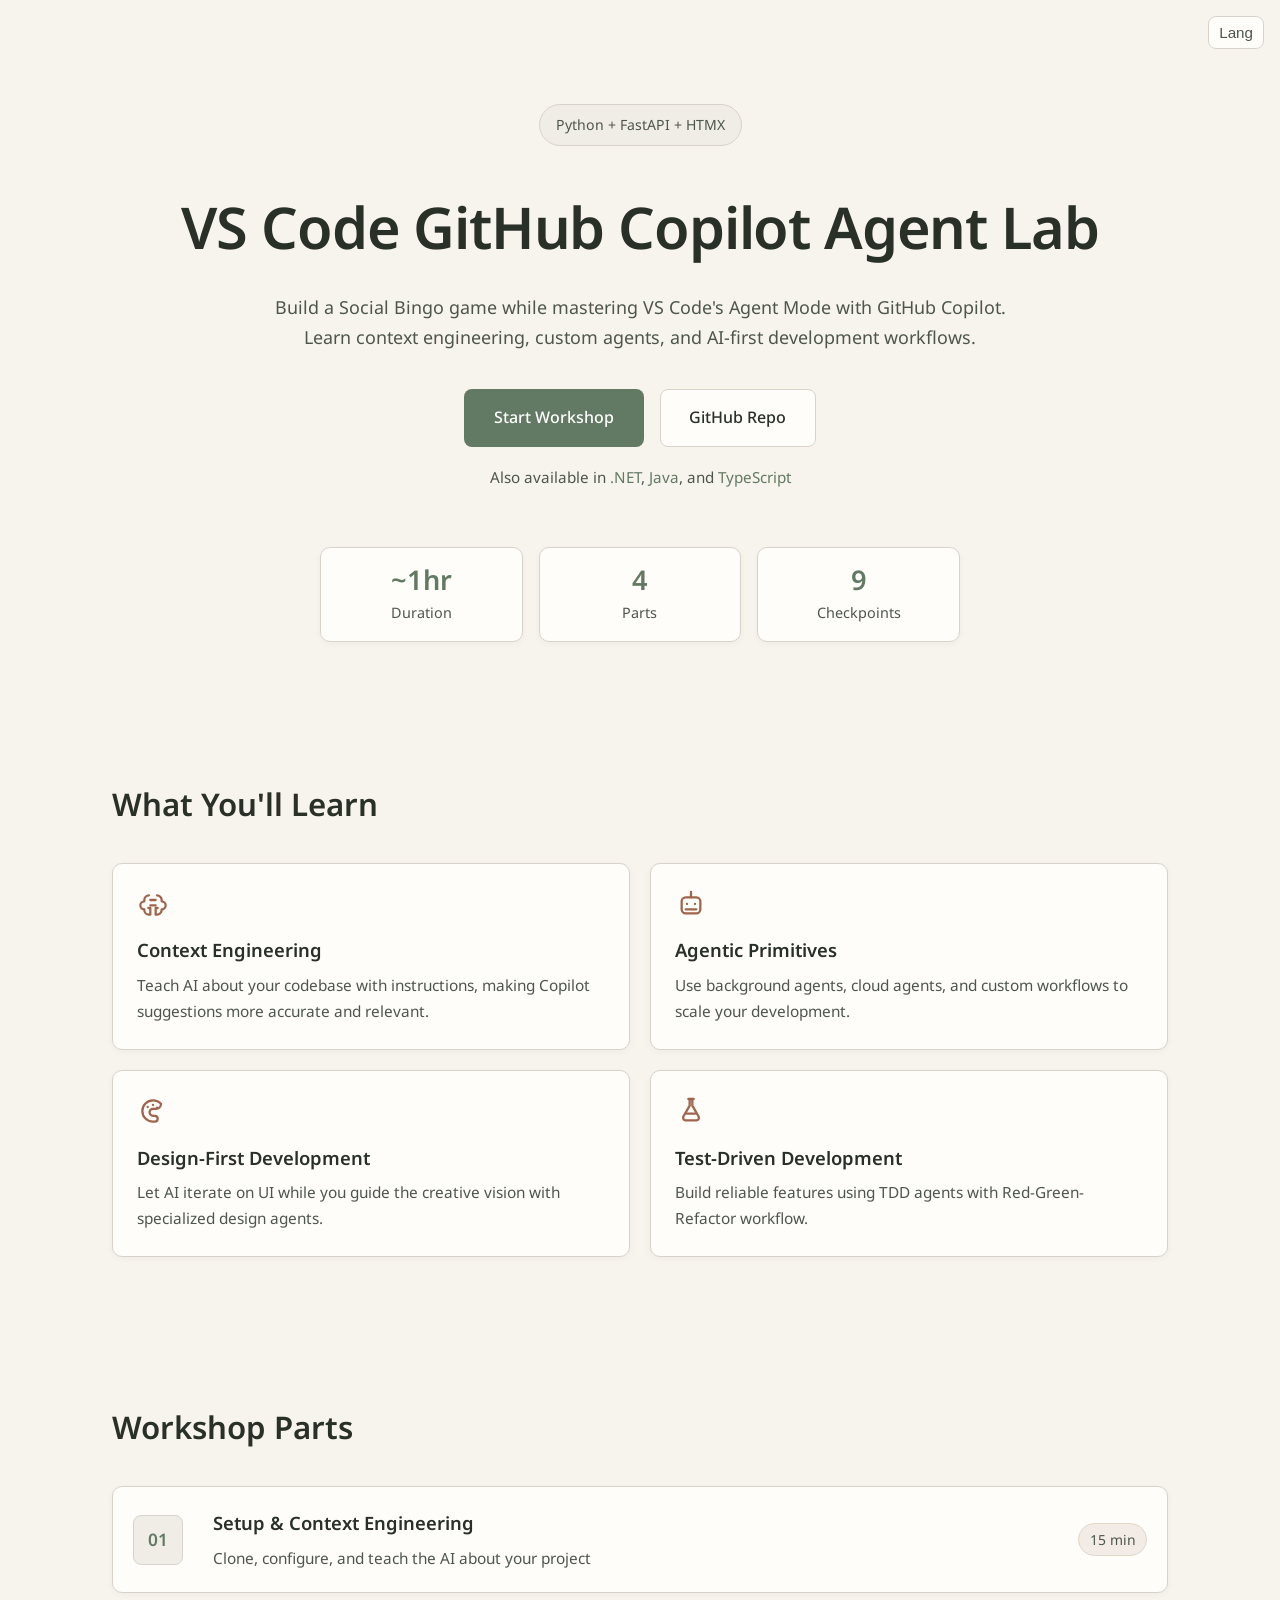
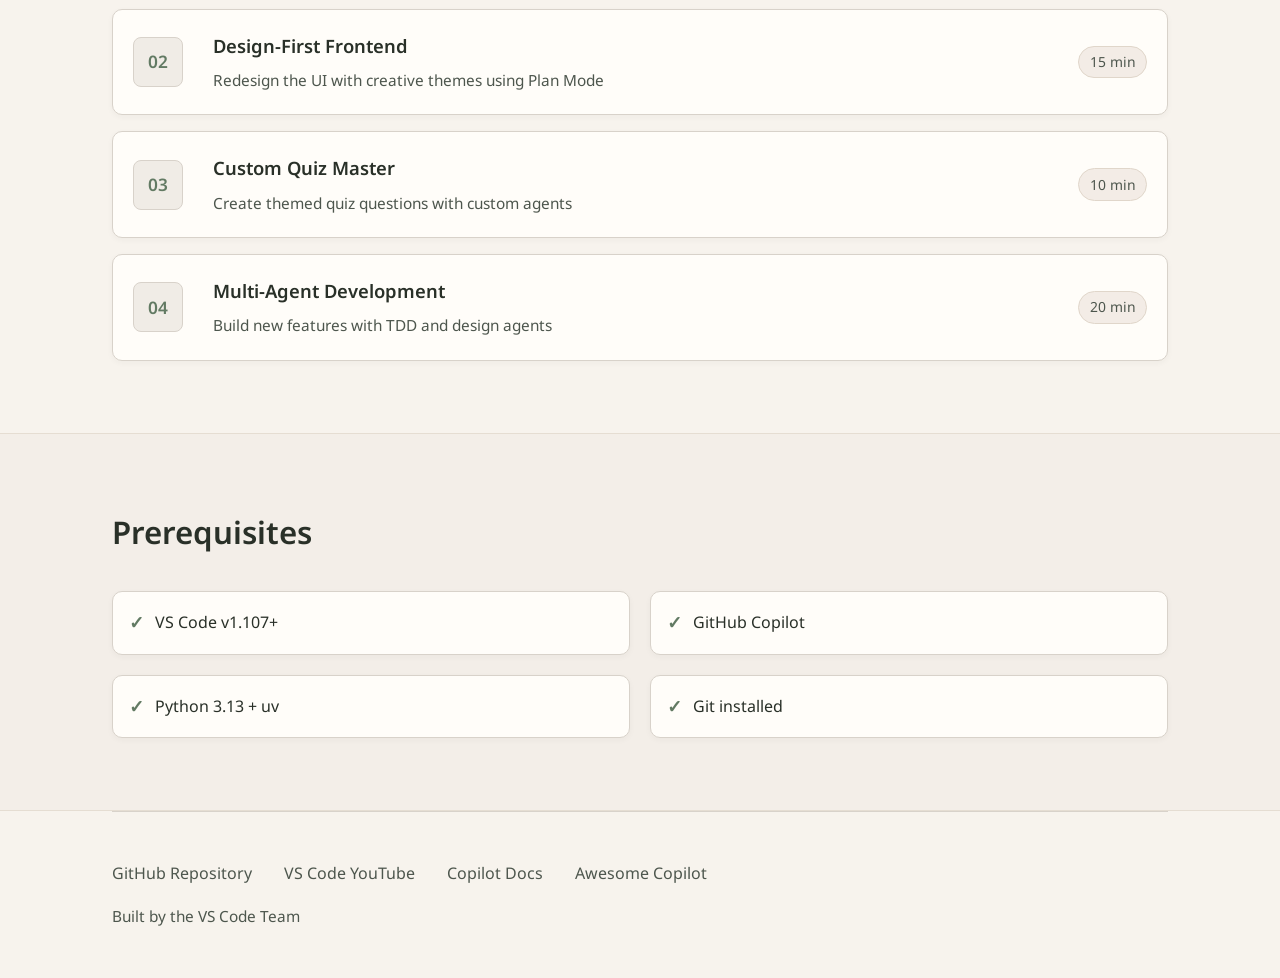
<file: docs/index.html>
<!DOCTYPE html>
<html lang="en">
<head>
    <!-- Google tag (gtag.js) -->
    <script async src="https://www.googletagmanager.com/gtag/js?id=G-LSC44NDPLQ"></script>
    <script>
      window.dataLayer = window.dataLayer || [];
      function gtag(){dataLayer.push(arguments);}
      gtag('js', new Date());
      gtag('config', 'G-LSC44NDPLQ');
    </script>
    <meta charset="UTF-8">
    <meta name="viewport" content="width=device-width, initial-scale=1.0">
    <title>VS Code GitHub Copilot Agent Lab | Python Edition</title>
    <link rel="preconnect" href="https://fonts.googleapis.com">
    <link rel="preconnect" href="https://fonts.gstatic.com" crossorigin>
    <link href="https://fonts.googleapis.com/css2?family=Noto+Sans:wght@400;500;600&display=swap" rel="stylesheet">
    <link rel="alternate" hreflang="en" href="https://copilot-dev-days.github.io/agent-lab-python/">
    <link rel="alternate" hreflang="pt-BR" href="https://copilot-dev-days.github.io/agent-lab-python/pt_BR/">
    <link rel="alternate" hreflang="es" href="https://copilot-dev-days.github.io/agent-lab-python/es/">
    <link rel="alternate" hreflang="x-default" href="https://copilot-dev-days.github.io/agent-lab-python/">
    <link rel="stylesheet" href="styles.css">
</head>
<body>
    <div style="position:fixed;top:1rem;right:1rem;z-index:1000;display:flex;gap:0.5rem;align-items:center;">
        <div class="locale-picker" id="localePicker">
            <button type="button" class="locale-toggle" aria-haspopup="listbox" aria-expanded="false" aria-label="Select language">Lang</button>
            <ul role="listbox" aria-label="Language">
                <li role="option" data-locale="en" aria-selected="true" class="active">English</li>
                <li role="option" data-locale="es" aria-selected="false">Español</li>
                <li role="option" data-locale="pt-BR" aria-selected="false">Português (Brasil)</li>
            </ul>
        </div>
    </div>
    <div class="container">
        <!-- Hero -->
        <section class="hero">
            <span class="hero-badge">Python + FastAPI + HTMX</span>
            <h1>VS Code GitHub Copilot Agent Lab</h1>
            <p class="hero-subtitle">
                Build a Social Bingo game while mastering VS Code's Agent Mode with GitHub Copilot. 
                Learn context engineering, custom agents, and AI-first development workflows.
            </p>
            <div class="hero-cta">
                <a href="step.html?step=00-overview" class="btn btn-primary">
                    Start Workshop
                </a>
                <a href="https://github.com/copilot-dev-days/agent-lab-python" class="btn btn-secondary">
                    GitHub Repo
                </a>
            </div>
            <p class="hero-also">Also available in <a href="https://copilot-dev-days.github.io/agent-lab-dotnet/">.NET</a>, <a href="https://copilot-dev-days.github.io/agent-lab-java/">Java</a>, and <a href="https://copilot-dev-days.github.io/agent-lab-typescript/">TypeScript</a></p>
            <div class="stats">
                <div class="stat">
                    <div class="stat-value">~1hr</div>
                    <div class="stat-label">Duration</div>
                </div>
                <div class="stat">
                    <div class="stat-value">4</div>
                    <div class="stat-label">Parts</div>
                </div>
                <div class="stat">
                    <div class="stat-value">9</div>
                    <div class="stat-label">Checkpoints</div>
                </div>
            </div>
        </section>

        <!-- Features -->
        <section class="features">
            <h2 class="section-title">What You'll Learn</h2>
            <div class="features-grid">
                <div class="feature-card">
                    <div class="feature-icon" aria-hidden="true"><svg viewBox="0 0 24 24"><path d="M9 5.5a3.5 3.5 0 0 0-3.5 3.5V10a3 3 0 0 0 0 6v.5A3.5 3.5 0 0 0 9 20h1v-5H8.5M15 5.5A3.5 3.5 0 0 1 18.5 9V10a3 3 0 0 1 0 6v.5A3.5 3.5 0 0 1 15 20h-1v-5h1.5M10 9h4M10 13h4"/></svg></div>
                    <h3>Context Engineering</h3>
                    <p>Teach AI about your codebase with instructions, making Copilot suggestions more accurate and relevant.</p>
                </div>
                <div class="feature-card">
                    <div class="feature-icon" aria-hidden="true"><svg viewBox="0 0 24 24"><rect x="5" y="7" width="14" height="12" rx="3"/><path d="M12 3v4M9 12h.01M15 12h.01M8 16h8"/></svg></div>
                    <h3>Agentic Primitives</h3>
                    <p>Use background agents, cloud agents, and custom workflows to scale your development.</p>
                </div>
                <div class="feature-card">
                    <div class="feature-icon" aria-hidden="true"><svg viewBox="0 0 24 24"><path d="M12 4a8 8 0 1 0 0 16h1.3a2.2 2.2 0 0 0 0-4.4H12a2.6 2.6 0 0 1 0-5.2h2.2A3.8 3.8 0 0 0 18 6.6 8.1 8.1 0 0 0 12 4Z"/><path d="M8 9h.01M12 7.5h.01M15 9.5h.01"/></svg></div>
                    <h3>Design-First Development</h3>
                    <p>Let AI iterate on UI while you guide the creative vision with specialized design agents.</p>
                </div>
                <div class="feature-card">
                    <div class="feature-icon" aria-hidden="true"><svg viewBox="0 0 24 24"><path d="M10 3h4M11 3v5l-4.8 8.3A2 2 0 0 0 7.9 19h8.2a2 2 0 0 0 1.7-2.7L13 8V3"/><path d="M9 14h6"/></svg></div>
                    <h3>Test-Driven Development</h3>
                    <p>Build reliable features using TDD agents with Red-Green-Refactor workflow.</p>
                </div>
            </div>
        </section>

        <!-- Workshop Parts -->
        <section class="workshop">
            <h2 class="section-title">Workshop Parts</h2>
            <div class="parts-list">
                <a href="step.html?step=01-setup" class="part-card">
                    <div class="part-number">01</div>
                    <div class="part-content">
                        <h3>Setup & Context Engineering</h3>
                        <p>Clone, configure, and teach the AI about your project</p>
                    </div>
                    <span class="part-time">15 min</span>
                </a>
                <a href="step.html?step=02-design" class="part-card">
                    <div class="part-number">02</div>
                    <div class="part-content">
                        <h3>Design-First Frontend</h3>
                        <p>Redesign the UI with creative themes using Plan Mode</p>
                    </div>
                    <span class="part-time">15 min</span>
                </a>
                <a href="step.html?step=03-quiz-master" class="part-card">
                    <div class="part-number">03</div>
                    <div class="part-content">
                        <h3>Custom Quiz Master</h3>
                        <p>Create themed quiz questions with custom agents</p>
                    </div>
                    <span class="part-time">10 min</span>
                </a>
                <a href="step.html?step=04-multi-agent" class="part-card">
                    <div class="part-number">04</div>
                    <div class="part-content">
                        <h3>Multi-Agent Development</h3>
                        <p>Build new features with TDD and design agents</p>
                    </div>
                    <span class="part-time">20 min</span>
                </a>
            </div>
        </section>
    </div>

    <!-- Prerequisites -->
    <section class="prereqs">
        <div class="container">
            <h2 class="section-title">Prerequisites</h2>
            <div class="prereqs-grid">
                <div class="prereq-item">
                    <span class="prereq-check">✓</span>
                    <span>VS Code v1.107+</span>
                </div>
                <div class="prereq-item">
                    <span class="prereq-check">✓</span>
                    <span>GitHub Copilot</span>
                </div>
                <div class="prereq-item">
                    <span class="prereq-check">✓</span>
                    <span>Python 3.13 + uv</span>
                </div>
                <div class="prereq-item">
                    <span class="prereq-check">✓</span>
                    <span>Git installed</span>
                </div>
            </div>
        </div>
    </section>

    <div class="container">
        <!-- Footer -->
        <footer>
            <div class="footer-links">
                <a href="https://github.com/copilot-dev-days/agent-lab-python">GitHub Repository</a>
                <a href="https://www.youtube.com/code">VS Code YouTube</a>
                <a href="https://code.visualstudio.com/docs/copilot/overview">Copilot Docs</a>
                <a href="https://github.com/github/awesome-copilot">Awesome Copilot</a>
            </div>
            <p class="footer-credit">
                Built by the VS Code Team
            </p>
        </footer>
    </div>

    <script>
    (function(){
      var match=location.pathname.match(/\/(pt_BR|es)\//);
      var locale=match?match[1]:'en';
      var picker=document.getElementById('localePicker');
      if(!picker)return;
      var btn=picker.querySelector('.locale-toggle'),list=picker.querySelector('ul');
      list.querySelectorAll('li').forEach(function(li){
        var l=li.dataset.locale==='pt-BR'?'pt_BR':li.dataset.locale;
        if(l===locale){li.classList.add('active');li.setAttribute('aria-selected','true');}
        else{li.classList.remove('active');li.setAttribute('aria-selected','false');}
      });
      function open(){list.style.display='block';btn.setAttribute('aria-expanded','true');}
      function close(){list.style.display='none';btn.setAttribute('aria-expanded','false');}
      btn.addEventListener('click',function(e){e.stopPropagation();list.style.display==='block'?close():open();});
      document.addEventListener('click',close);
      document.addEventListener('keydown',function(e){if(e.key==='Escape')close();});
      list.querySelectorAll('li').forEach(function(li){
        li.addEventListener('click',function(e){
          e.stopPropagation();
          var t=li.dataset.locale==='pt-BR'?'pt_BR':li.dataset.locale;
          if(t===locale){close();return;}
          var p=location.pathname;
          if(locale!=='en')p=p.replace(new RegExp('/'+locale+'/'),'/');;
          if(t!=='en'){var base=p.replace(/\/index\.html$/,'/');if(!base.endsWith('/'))base+='/';p=base+t+'/';}
          localStorage.setItem('preferred-locale',t);
          window.location.href=p;
        });
      });
    })();
    </script>
</body>
</html>
</file>
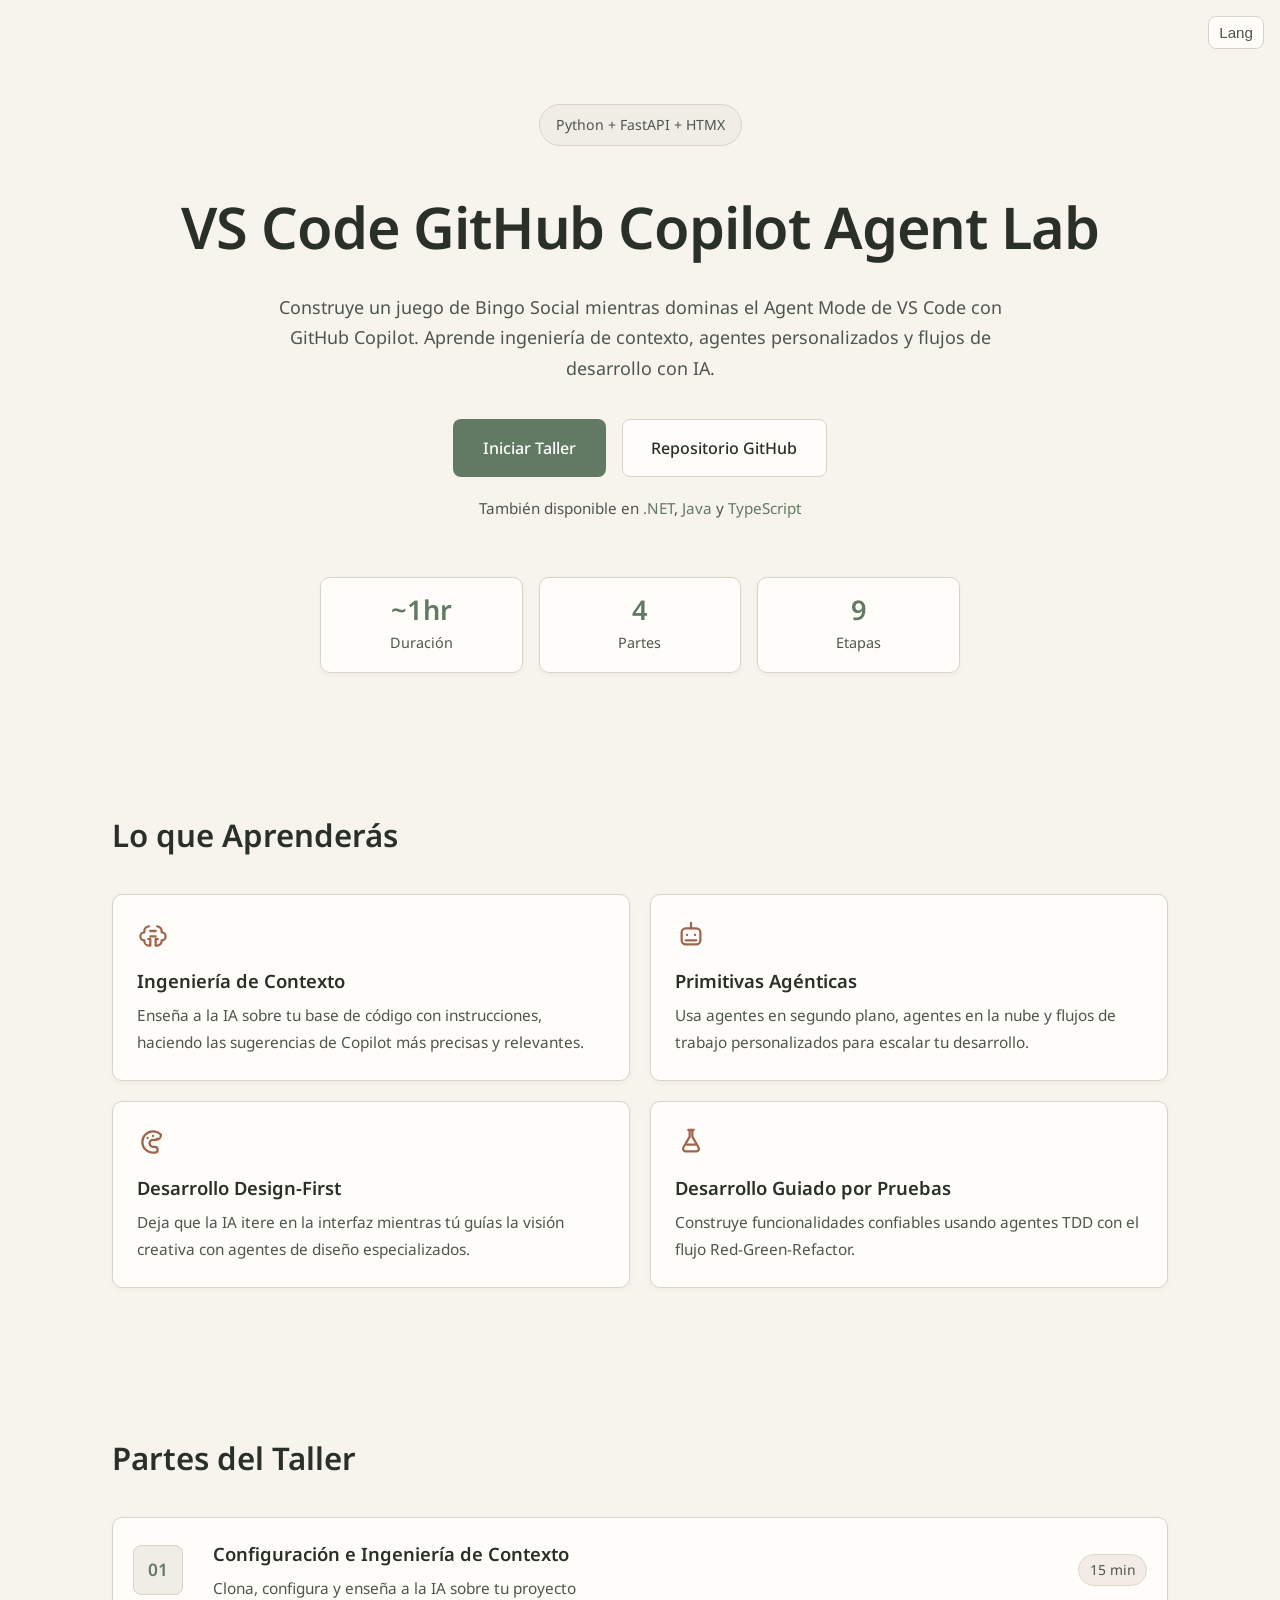
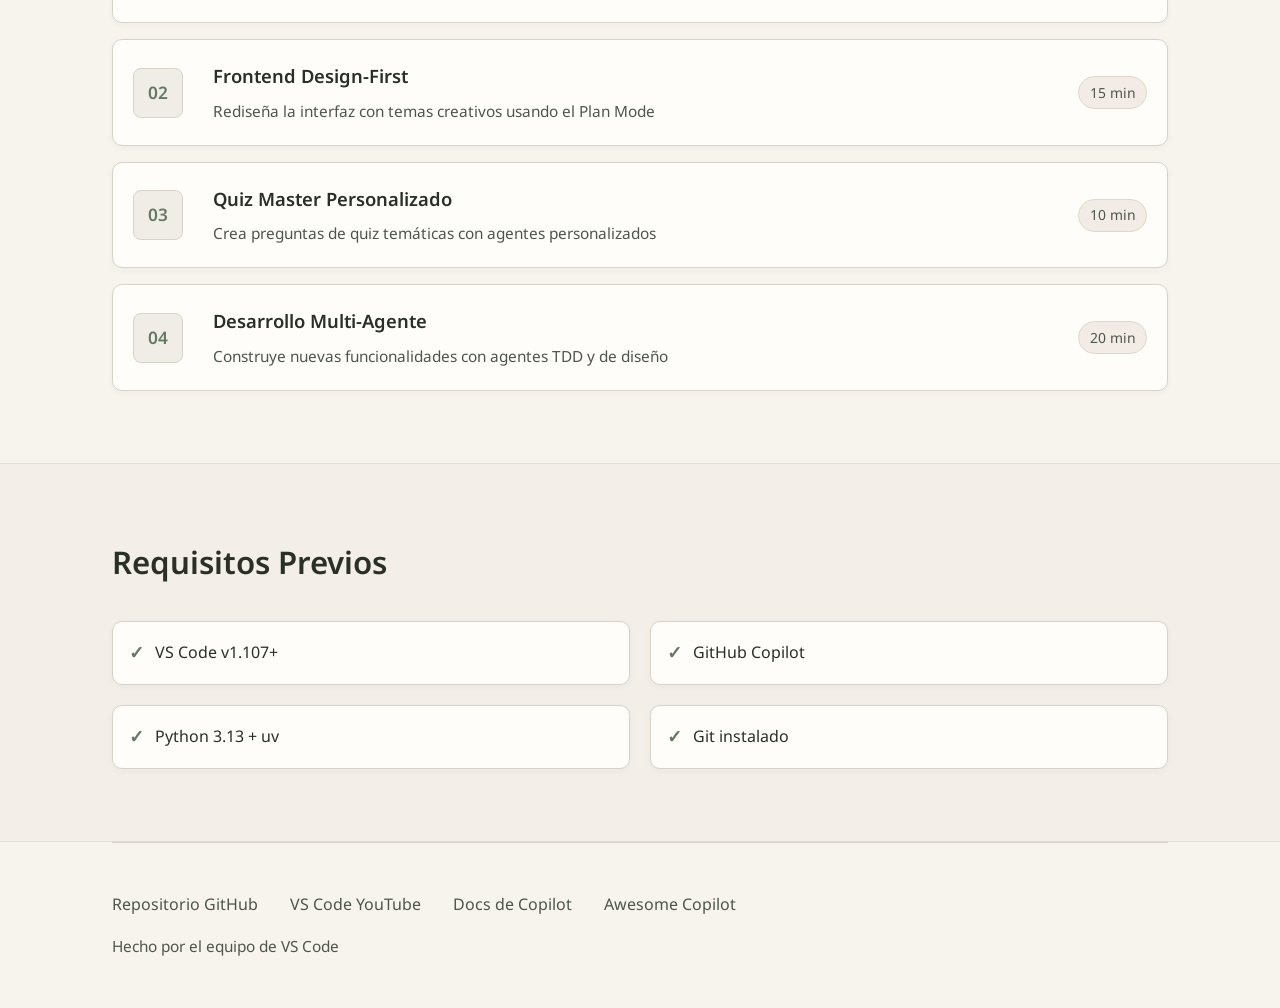
<file: docs/es/index.html>
<!DOCTYPE html>
<html lang="es">
<head>
    <!-- Google tag (gtag.js) -->
    <script async src="https://www.googletagmanager.com/gtag/js?id=G-LSC44NDPLQ"></script>
    <script>
      window.dataLayer = window.dataLayer || [];
      function gtag(){dataLayer.push(arguments);}
      gtag('js', new Date());
      gtag('config', 'G-LSC44NDPLQ');
    </script>
    <meta charset="UTF-8">
    <meta name="viewport" content="width=device-width, initial-scale=1.0">
    <title>VS Code GitHub Copilot Agent Lab | Edición Python</title>
    <link rel="preconnect" href="https://fonts.googleapis.com">
    <link rel="preconnect" href="https://fonts.gstatic.com" crossorigin>
    <link href="https://fonts.googleapis.com/css2?family=Noto+Sans:wght@400;500;600&display=swap" rel="stylesheet">
    <link rel="alternate" hreflang="en" href="https://copilot-dev-days.github.io/agent-lab-python/">
    <link rel="alternate" hreflang="pt-BR" href="https://copilot-dev-days.github.io/agent-lab-python/pt_BR/">
    <link rel="alternate" hreflang="es" href="https://copilot-dev-days.github.io/agent-lab-python/es/">
    <link rel="alternate" hreflang="x-default" href="https://copilot-dev-days.github.io/agent-lab-python/">
    <link rel="stylesheet" href="../styles.css">
</head>
<body>
    <div style="position:fixed;top:1rem;right:1rem;z-index:1000;display:flex;gap:0.5rem;align-items:center;">
        <div class="locale-picker" id="localePicker">
            <button type="button" class="locale-toggle" aria-haspopup="listbox" aria-expanded="false" aria-label="Seleccionar idioma">Lang</button>
            <ul role="listbox" aria-label="Idioma">
                <li role="option" data-locale="en" aria-selected="false">English</li>
                <li role="option" data-locale="es" aria-selected="true" class="active">Español</li>
                <li role="option" data-locale="pt-BR" aria-selected="false">Português (Brasil)</li>
            </ul>
        </div>
    </div>
    <div class="container">
        <!-- Hero -->
        <section class="hero">
            <span class="hero-badge">Python + FastAPI + HTMX</span>
            <h1>VS Code GitHub Copilot Agent Lab</h1>
            <p class="hero-subtitle">
                Construye un juego de Bingo Social mientras dominas el Agent Mode de VS Code con GitHub Copilot.
                Aprende ingeniería de contexto, agentes personalizados y flujos de desarrollo con IA.
            </p>
            <div class="hero-cta">
                <a href="step.html?step=00-overview" class="btn btn-primary">
                    Iniciar Taller
                </a>
                <a href="https://github.com/copilot-dev-days/agent-lab-python" class="btn btn-secondary">
                    Repositorio GitHub
                </a>
            </div>
            <p class="hero-also">También disponible en <a href="https://copilot-dev-days.github.io/agent-lab-dotnet/">.NET</a>, <a href="https://copilot-dev-days.github.io/agent-lab-java/">Java</a> y <a href="https://copilot-dev-days.github.io/agent-lab-typescript/">TypeScript</a></p>
            <div class="stats">
                <div class="stat">
                    <div class="stat-value">~1hr</div>
                    <div class="stat-label">Duración</div>
                </div>
                <div class="stat">
                    <div class="stat-value">4</div>
                    <div class="stat-label">Partes</div>
                </div>
                <div class="stat">
                    <div class="stat-value">9</div>
                    <div class="stat-label">Etapas</div>
                </div>
            </div>
        </section>

        <!-- Features -->
        <section class="features">
            <h2 class="section-title">Lo que Aprenderás</h2>
            <div class="features-grid">
                <div class="feature-card">
                    <div class="feature-icon" aria-hidden="true"><svg viewBox="0 0 24 24"><path d="M9 5.5a3.5 3.5 0 0 0-3.5 3.5V10a3 3 0 0 0 0 6v.5A3.5 3.5 0 0 0 9 20h1v-5H8.5M15 5.5A3.5 3.5 0 0 1 18.5 9V10a3 3 0 0 1 0 6v.5A3.5 3.5 0 0 1 15 20h-1v-5h1.5M10 9h4M10 13h4"/></svg></div>
                    <h3>Ingeniería de Contexto</h3>
                    <p>Enseña a la IA sobre tu base de código con instrucciones, haciendo las sugerencias de Copilot más precisas y relevantes.</p>
                </div>
                <div class="feature-card">
                    <div class="feature-icon" aria-hidden="true"><svg viewBox="0 0 24 24"><rect x="5" y="7" width="14" height="12" rx="3"/><path d="M12 3v4M9 12h.01M15 12h.01M8 16h8"/></svg></div>
                    <h3>Primitivas Agénticas</h3>
                    <p>Usa agentes en segundo plano, agentes en la nube y flujos de trabajo personalizados para escalar tu desarrollo.</p>
                </div>
                <div class="feature-card">
                    <div class="feature-icon" aria-hidden="true"><svg viewBox="0 0 24 24"><path d="M12 4a8 8 0 1 0 0 16h1.3a2.2 2.2 0 0 0 0-4.4H12a2.6 2.6 0 0 1 0-5.2h2.2A3.8 3.8 0 0 0 18 6.6 8.1 8.1 0 0 0 12 4Z"/><path d="M8 9h.01M12 7.5h.01M15 9.5h.01"/></svg></div>
                    <h3>Desarrollo Design-First</h3>
                    <p>Deja que la IA itere en la interfaz mientras tú guías la visión creativa con agentes de diseño especializados.</p>
                </div>
                <div class="feature-card">
                    <div class="feature-icon" aria-hidden="true"><svg viewBox="0 0 24 24"><path d="M10 3h4M11 3v5l-4.8 8.3A2 2 0 0 0 7.9 19h8.2a2 2 0 0 0 1.7-2.7L13 8V3"/><path d="M9 14h6"/></svg></div>
                    <h3>Desarrollo Guiado por Pruebas</h3>
                    <p>Construye funcionalidades confiables usando agentes TDD con el flujo Red-Green-Refactor.</p>
                </div>
            </div>
        </section>

        <!-- Workshop Parts -->
        <section class="workshop">
            <h2 class="section-title">Partes del Taller</h2>
            <div class="parts-list">
                <a href="step.html?step=01-setup" class="part-card">
                    <div class="part-number">01</div>
                    <div class="part-content">
                        <h3>Configuración e Ingeniería de Contexto</h3>
                        <p>Clona, configura y enseña a la IA sobre tu proyecto</p>
                    </div>
                    <span class="part-time">15 min</span>
                </a>
                <a href="step.html?step=02-design" class="part-card">
                    <div class="part-number">02</div>
                    <div class="part-content">
                        <h3>Frontend Design-First</h3>
                        <p>Rediseña la interfaz con temas creativos usando el Plan Mode</p>
                    </div>
                    <span class="part-time">15 min</span>
                </a>
                <a href="step.html?step=03-quiz-master" class="part-card">
                    <div class="part-number">03</div>
                    <div class="part-content">
                        <h3>Quiz Master Personalizado</h3>
                        <p>Crea preguntas de quiz temáticas con agentes personalizados</p>
                    </div>
                    <span class="part-time">10 min</span>
                </a>
                <a href="step.html?step=04-multi-agent" class="part-card">
                    <div class="part-number">04</div>
                    <div class="part-content">
                        <h3>Desarrollo Multi-Agente</h3>
                        <p>Construye nuevas funcionalidades con agentes TDD y de diseño</p>
                    </div>
                    <span class="part-time">20 min</span>
                </a>
            </div>
        </section>
    </div>

    <!-- Prerequisites -->
    <section class="prereqs">
        <div class="container">
            <h2 class="section-title">Requisitos Previos</h2>
            <div class="prereqs-grid">
                <div class="prereq-item">
                    <span class="prereq-check">✓</span>
                    <span>VS Code v1.107+</span>
                </div>
                <div class="prereq-item">
                    <span class="prereq-check">✓</span>
                    <span>GitHub Copilot</span>
                </div>
                <div class="prereq-item">
                    <span class="prereq-check">✓</span>
                    <span>Python 3.13 + uv</span>
                </div>
                <div class="prereq-item">
                    <span class="prereq-check">✓</span>
                    <span>Git instalado</span>
                </div>
            </div>
        </div>
    </section>

    <div class="container">
        <!-- Footer -->
        <footer>
            <div class="footer-links">
                <a href="https://github.com/copilot-dev-days/agent-lab-python">Repositorio GitHub</a>
                <a href="https://www.youtube.com/code">VS Code YouTube</a>
                <a href="https://code.visualstudio.com/docs/copilot/overview">Docs de Copilot</a>
                <a href="https://github.com/github/awesome-copilot">Awesome Copilot</a>
            </div>
            <p class="footer-credit">
                Hecho por el equipo de VS Code
            </p>
        </footer>
    </div>

    <script>
    (function(){
      var match=location.pathname.match(/\/(pt_BR|es)\//);
      var locale=match?match[1]:'en';
      var picker=document.getElementById('localePicker');
      if(!picker)return;
      var btn=picker.querySelector('.locale-toggle'),list=picker.querySelector('ul');
      list.querySelectorAll('li').forEach(function(li){
        var l=li.dataset.locale==='pt-BR'?'pt_BR':li.dataset.locale;
        if(l===locale){li.classList.add('active');li.setAttribute('aria-selected','true');}
        else{li.classList.remove('active');li.setAttribute('aria-selected','false');}
      });
      function open(){list.style.display='block';btn.setAttribute('aria-expanded','true');}
      function close(){list.style.display='none';btn.setAttribute('aria-expanded','false');}
      btn.addEventListener('click',function(e){e.stopPropagation();list.style.display==='block'?close():open();});
      document.addEventListener('click',close);
      document.addEventListener('keydown',function(e){if(e.key==='Escape')close();});
      list.querySelectorAll('li').forEach(function(li){
        li.addEventListener('click',function(e){
          e.stopPropagation();
          var t=li.dataset.locale==='pt-BR'?'pt_BR':li.dataset.locale;
          if(t===locale){close();return;}
          var p=location.pathname;
          if(locale!=='en')p=p.replace(new RegExp('/'+locale+'/'),'/');;
          if(t!=='en'){var base=p.replace(/\/index\.html$/,'/');if(!base.endsWith('/'))base+='/';p=base+t+'/';}
          localStorage.setItem('preferred-locale',t);
          window.location.href=p;
        });
      });
    })();
    </script>
</body>
</html>
</file>
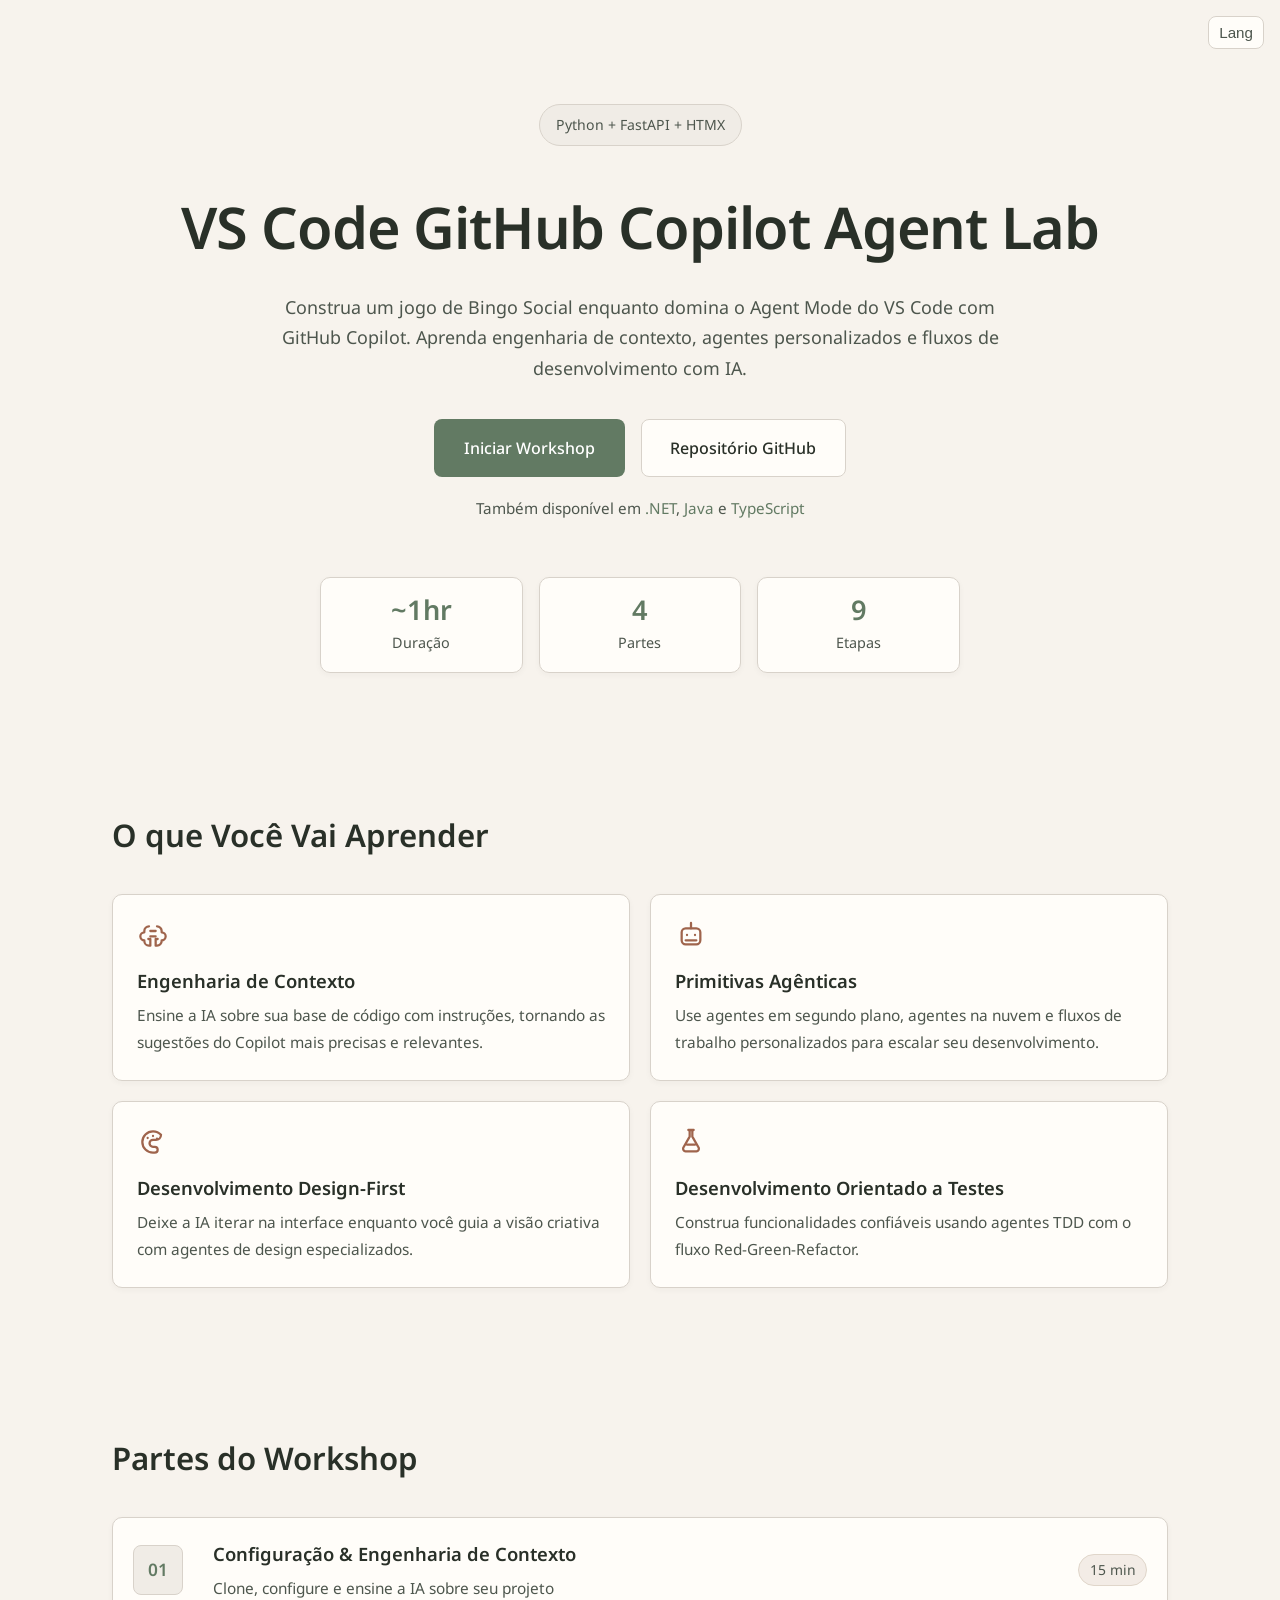
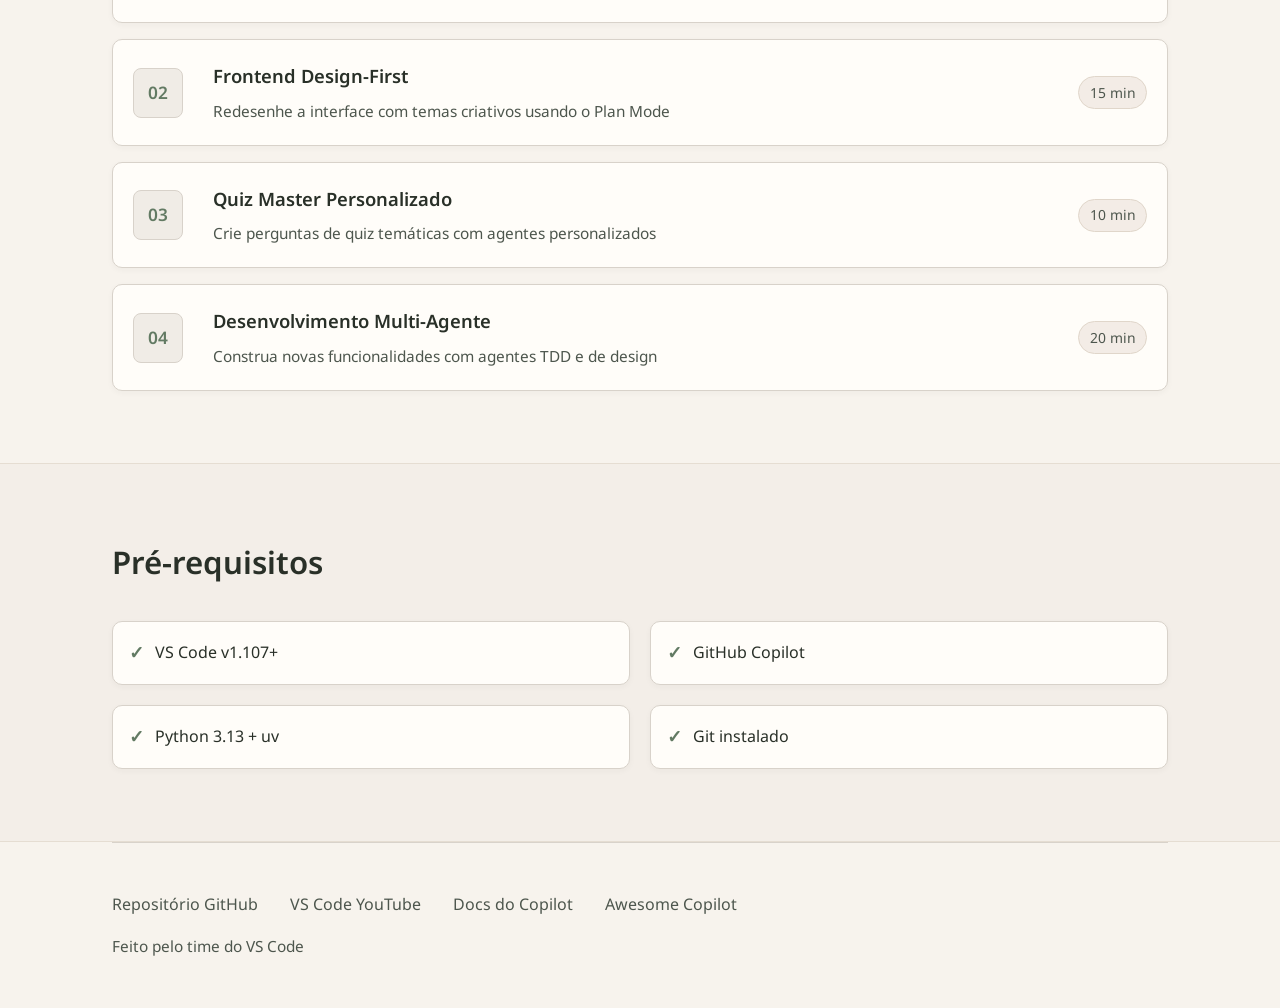
<file: docs/pt_BR/index.html>
<!DOCTYPE html>
<html lang="pt-BR">
<head>
    <!-- Google tag (gtag.js) -->
    <script async src="https://www.googletagmanager.com/gtag/js?id=G-LSC44NDPLQ"></script>
    <script>
      window.dataLayer = window.dataLayer || [];
      function gtag(){dataLayer.push(arguments);}
      gtag('js', new Date());
      gtag('config', 'G-LSC44NDPLQ');
    </script>
    <meta charset="UTF-8">
    <meta name="viewport" content="width=device-width, initial-scale=1.0">
    <title>VS Code GitHub Copilot Agent Lab | Edição Python</title>
    <link rel="preconnect" href="https://fonts.googleapis.com">
    <link rel="preconnect" href="https://fonts.gstatic.com" crossorigin>
    <link href="https://fonts.googleapis.com/css2?family=Noto+Sans:wght@400;500;600&display=swap" rel="stylesheet">
    <link rel="alternate" hreflang="en" href="https://copilot-dev-days.github.io/agent-lab-python/">
    <link rel="alternate" hreflang="pt-BR" href="https://copilot-dev-days.github.io/agent-lab-python/pt_BR/">
    <link rel="alternate" hreflang="es" href="https://copilot-dev-days.github.io/agent-lab-python/es/">
    <link rel="alternate" hreflang="x-default" href="https://copilot-dev-days.github.io/agent-lab-python/">
    <link rel="stylesheet" href="../styles.css">
</head>
<body>
    <div style="position:fixed;top:1rem;right:1rem;z-index:1000;display:flex;gap:0.5rem;align-items:center;">
        <div class="locale-picker" id="localePicker">
            <button type="button" class="locale-toggle" aria-haspopup="listbox" aria-expanded="false" aria-label="Selecionar idioma">Lang</button>
            <ul role="listbox" aria-label="Idioma">
                <li role="option" data-locale="en" aria-selected="false">English</li>
                <li role="option" data-locale="es" aria-selected="false">Español</li>
                <li role="option" data-locale="pt-BR" aria-selected="true" class="active">Português (Brasil)</li>
            </ul>
        </div>
    </div>
    <div class="container">
        <!-- Hero -->
        <section class="hero">
            <span class="hero-badge">Python + FastAPI + HTMX</span>
            <h1>VS Code GitHub Copilot Agent Lab</h1>
            <p class="hero-subtitle">
                Construa um jogo de Bingo Social enquanto domina o Agent Mode do VS Code com GitHub Copilot.
                Aprenda engenharia de contexto, agentes personalizados e fluxos de desenvolvimento com IA.
            </p>
            <div class="hero-cta">
                <a href="step.html?step=00-overview" class="btn btn-primary">
                    Iniciar Workshop
                </a>
                <a href="https://github.com/copilot-dev-days/agent-lab-python" class="btn btn-secondary">
                    Repositório GitHub
                </a>
            </div>
            <p class="hero-also">Também disponível em <a href="https://copilot-dev-days.github.io/agent-lab-dotnet/">.NET</a>, <a href="https://copilot-dev-days.github.io/agent-lab-java/">Java</a> e <a href="https://copilot-dev-days.github.io/agent-lab-typescript/">TypeScript</a></p>
            <div class="stats">
                <div class="stat">
                    <div class="stat-value">~1hr</div>
                    <div class="stat-label">Duração</div>
                </div>
                <div class="stat">
                    <div class="stat-value">4</div>
                    <div class="stat-label">Partes</div>
                </div>
                <div class="stat">
                    <div class="stat-value">9</div>
                    <div class="stat-label">Etapas</div>
                </div>
            </div>
        </section>

        <!-- Features -->
        <section class="features">
            <h2 class="section-title">O que Você Vai Aprender</h2>
            <div class="features-grid">
                <div class="feature-card">
                    <div class="feature-icon" aria-hidden="true"><svg viewBox="0 0 24 24"><path d="M9 5.5a3.5 3.5 0 0 0-3.5 3.5V10a3 3 0 0 0 0 6v.5A3.5 3.5 0 0 0 9 20h1v-5H8.5M15 5.5A3.5 3.5 0 0 1 18.5 9V10a3 3 0 0 1 0 6v.5A3.5 3.5 0 0 1 15 20h-1v-5h1.5M10 9h4M10 13h4"/></svg></div>
                    <h3>Engenharia de Contexto</h3>
                    <p>Ensine a IA sobre sua base de código com instruções, tornando as sugestões do Copilot mais precisas e relevantes.</p>
                </div>
                <div class="feature-card">
                    <div class="feature-icon" aria-hidden="true"><svg viewBox="0 0 24 24"><rect x="5" y="7" width="14" height="12" rx="3"/><path d="M12 3v4M9 12h.01M15 12h.01M8 16h8"/></svg></div>
                    <h3>Primitivas Agênticas</h3>
                    <p>Use agentes em segundo plano, agentes na nuvem e fluxos de trabalho personalizados para escalar seu desenvolvimento.</p>
                </div>
                <div class="feature-card">
                    <div class="feature-icon" aria-hidden="true"><svg viewBox="0 0 24 24"><path d="M12 4a8 8 0 1 0 0 16h1.3a2.2 2.2 0 0 0 0-4.4H12a2.6 2.6 0 0 1 0-5.2h2.2A3.8 3.8 0 0 0 18 6.6 8.1 8.1 0 0 0 12 4Z"/><path d="M8 9h.01M12 7.5h.01M15 9.5h.01"/></svg></div>
                    <h3>Desenvolvimento Design-First</h3>
                    <p>Deixe a IA iterar na interface enquanto você guia a visão criativa com agentes de design especializados.</p>
                </div>
                <div class="feature-card">
                    <div class="feature-icon" aria-hidden="true"><svg viewBox="0 0 24 24"><path d="M10 3h4M11 3v5l-4.8 8.3A2 2 0 0 0 7.9 19h8.2a2 2 0 0 0 1.7-2.7L13 8V3"/><path d="M9 14h6"/></svg></div>
                    <h3>Desenvolvimento Orientado a Testes</h3>
                    <p>Construa funcionalidades confiáveis usando agentes TDD com o fluxo Red-Green-Refactor.</p>
                </div>
            </div>
        </section>

        <!-- Workshop Parts -->
        <section class="workshop">
            <h2 class="section-title">Partes do Workshop</h2>
            <div class="parts-list">
                <a href="step.html?step=01-setup" class="part-card">
                    <div class="part-number">01</div>
                    <div class="part-content">
                        <h3>Configuração & Engenharia de Contexto</h3>
                        <p>Clone, configure e ensine a IA sobre seu projeto</p>
                    </div>
                    <span class="part-time">15 min</span>
                </a>
                <a href="step.html?step=02-design" class="part-card">
                    <div class="part-number">02</div>
                    <div class="part-content">
                        <h3>Frontend Design-First</h3>
                        <p>Redesenhe a interface com temas criativos usando o Plan Mode</p>
                    </div>
                    <span class="part-time">15 min</span>
                </a>
                <a href="step.html?step=03-quiz-master" class="part-card">
                    <div class="part-number">03</div>
                    <div class="part-content">
                        <h3>Quiz Master Personalizado</h3>
                        <p>Crie perguntas de quiz temáticas com agentes personalizados</p>
                    </div>
                    <span class="part-time">10 min</span>
                </a>
                <a href="step.html?step=04-multi-agent" class="part-card">
                    <div class="part-number">04</div>
                    <div class="part-content">
                        <h3>Desenvolvimento Multi-Agente</h3>
                        <p>Construa novas funcionalidades com agentes TDD e de design</p>
                    </div>
                    <span class="part-time">20 min</span>
                </a>
            </div>
        </section>
    </div>

    <!-- Prerequisites -->
    <section class="prereqs">
        <div class="container">
            <h2 class="section-title">Pré-requisitos</h2>
            <div class="prereqs-grid">
                <div class="prereq-item">
                    <span class="prereq-check">✓</span>
                    <span>VS Code v1.107+</span>
                </div>
                <div class="prereq-item">
                    <span class="prereq-check">✓</span>
                    <span>GitHub Copilot</span>
                </div>
                <div class="prereq-item">
                    <span class="prereq-check">✓</span>
                    <span>Python 3.13 + uv</span>
                </div>
                <div class="prereq-item">
                    <span class="prereq-check">✓</span>
                    <span>Git instalado</span>
                </div>
            </div>
        </div>
    </section>

    <div class="container">
        <!-- Footer -->
        <footer>
            <div class="footer-links">
                <a href="https://github.com/copilot-dev-days/agent-lab-python">Repositório GitHub</a>
                <a href="https://www.youtube.com/code">VS Code YouTube</a>
                <a href="https://code.visualstudio.com/docs/copilot/overview">Docs do Copilot</a>
                <a href="https://github.com/github/awesome-copilot">Awesome Copilot</a>
            </div>
            <p class="footer-credit">
                Feito pelo time do VS Code
            </p>
        </footer>
    </div>

    <script>
    (function(){
      var match=location.pathname.match(/\/(pt_BR|es)\//);
      var locale=match?match[1]:'en';
      var picker=document.getElementById('localePicker');
      if(!picker)return;
      var btn=picker.querySelector('.locale-toggle'),list=picker.querySelector('ul');
      list.querySelectorAll('li').forEach(function(li){
        var l=li.dataset.locale==='pt-BR'?'pt_BR':li.dataset.locale;
        if(l===locale){li.classList.add('active');li.setAttribute('aria-selected','true');}
        else{li.classList.remove('active');li.setAttribute('aria-selected','false');}
      });
      function open(){list.style.display='block';btn.setAttribute('aria-expanded','true');}
      function close(){list.style.display='none';btn.setAttribute('aria-expanded','false');}
      btn.addEventListener('click',function(e){e.stopPropagation();list.style.display==='block'?close():open();});
      document.addEventListener('click',close);
      document.addEventListener('keydown',function(e){if(e.key==='Escape')close();});
      list.querySelectorAll('li').forEach(function(li){
        li.addEventListener('click',function(e){
          e.stopPropagation();
          var t=li.dataset.locale==='pt-BR'?'pt_BR':li.dataset.locale;
          if(t===locale){close();return;}
          var p=location.pathname;
          if(locale!=='en')p=p.replace(new RegExp('/'+locale+'/'),'/');;
          if(t!=='en'){var base=p.replace(/\/index\.html$/,'/');if(!base.endsWith('/'))base+='/';p=base+t+'/';}
          localStorage.setItem('preferred-locale',t);
          window.location.href=p;
        });
      });
    })();
    </script>
</body>
</html>
</file>
<file: docs/styles.css>
:root {
    --bg-page: #f7f3ed;
    --bg-surface: #fffdf9;
    --bg-muted: #f0ece6;
    --text-primary: #293028;
    --text-secondary: #4d564d;
    --border-color: #d8d2ca;
    --sage: #627a63;
    --terracotta: #9f644c;
    --shadow-soft: 0 8px 24px rgba(47, 53, 47, 0.05);
    --shadow-subtle: 0 2px 6px rgba(47, 53, 47, 0.04);
}

* {
    margin: 0;
    padding: 0;
    box-sizing: border-box;
}

body {
    font-family: 'Noto Sans', 'Segoe UI', sans-serif;
    background: var(--bg-page);
    color: var(--text-primary);
    line-height: 1.7;
    min-height: 100vh;
}

.container {
    max-width: 1120px;
    margin: 0 auto;
    padding: 0 2rem;
}

.hero {
    padding: 6.5rem 0 4rem;
    text-align: center;
    animation: fade-in-up 0.3s ease-out both;
}

.hero-badge {
    display: inline-block;
    padding: 0.5rem 1rem;
    background: var(--bg-muted);
    border: 1px solid var(--border-color);
    border-radius: 999px;
    font-size: 0.88rem;
    color: var(--text-secondary);
    margin-bottom: 2rem;
}

.hero h1 {
    font-size: clamp(2.4rem, 5vw, 3.6rem);
    font-weight: 600;
    margin-bottom: 1rem;
    letter-spacing: -0.02em;
}

.hero-subtitle {
    font-size: 1.12rem;
    color: var(--text-secondary);
    max-width: 760px;
    margin: 0 auto 2.25rem;
}

.hero-cta {
    display: flex;
    gap: 1rem;
    justify-content: center;
    flex-wrap: wrap;
}

.btn {
    display: inline-flex;
    align-items: center;
    justify-content: center;
    padding: 0.9rem 1.8rem;
    border-radius: 8px;
    font-weight: 500;
    text-decoration: none;
    transition: background-color 0.2s ease, border-color 0.2s ease;
    font-size: 1rem;
    border: 1px solid transparent;
}

.btn-primary {
    background: var(--sage);
    color: #fff;
}

.btn-primary:hover {
    background: #6e836f;
}

.btn-secondary {
    background: var(--bg-surface);
    border-color: var(--border-color);
    color: var(--text-primary);
}

.btn-secondary:hover {
    border-color: var(--sage);
    color: var(--sage);
}

.hero-also {
    margin-top: 1.15rem;
    font-size: 0.95rem;
    color: var(--text-secondary);
}

.hero-also a {
    color: var(--sage);
    text-decoration: none;
}

.hero-also a:hover {
    text-decoration: underline;
}

.stats {
    display: grid;
    grid-template-columns: repeat(3, minmax(120px, 1fr));
    gap: 1rem;
    max-width: 640px;
    margin: 3.5rem auto 0;
}

.stat {
    text-align: center;
    padding: 1rem;
    background: var(--bg-surface);
    border: 1px solid var(--border-color);
    border-radius: 10px;
    box-shadow: var(--shadow-subtle);
}

.stat-value {
    font-size: 1.7rem;
    font-weight: 600;
    color: var(--sage);
    line-height: 1.2;
}

.stat-label {
    font-size: 0.9rem;
    color: var(--text-secondary);
    margin-top: 0.25rem;
}

.features,
.workshop,
.prereqs {
    padding: 4.5rem 0;
}

.section-title {
    font-size: 1.95rem;
    font-weight: 600;
    text-align: left;
    margin-bottom: 2rem;
}

.features-grid,
.prereqs-grid {
    display: grid;
    grid-template-columns: repeat(2, minmax(0, 1fr));
    gap: 1.25rem;
}

.feature-card,
.prereq-item,
.part-card {
    background: var(--bg-surface);
    border: 1px solid var(--border-color);
    border-radius: 10px;
    box-shadow: var(--shadow-subtle);
}

.feature-card {
    padding: 1.5rem;
}

.feature-icon {
    width: 2rem;
    height: 2rem;
    margin-bottom: 0.9rem;
    color: var(--terracotta);
}

.feature-icon svg {
    width: 100%;
    height: 100%;
    stroke: currentColor;
    fill: none;
    stroke-width: 1.7;
    stroke-linecap: round;
    stroke-linejoin: round;
}

.feature-card h3,
.part-content h3 {
    font-size: 1.15rem;
    font-weight: 600;
    margin-bottom: 0.45rem;
}

.feature-card p,
.part-content p,
.footer-credit {
    color: var(--text-secondary);
    font-size: 0.96rem;
}

.parts-list {
    display: grid;
    grid-template-columns: 1fr;
    gap: 1rem;
}

.part-card {
    display: grid;
    grid-template-columns: 60px 1fr auto;
    align-items: center;
    gap: 1.25rem;
    padding: 1.25rem;
    text-decoration: none;
    color: inherit;
    transition: border-color 0.2s ease, box-shadow 0.2s ease;
}

.part-card:hover {
    border-color: #c7beb4;
    box-shadow: var(--shadow-soft);
}

.part-number {
    width: 50px;
    height: 50px;
    display: flex;
    align-items: center;
    justify-content: center;
    border-radius: 8px;
    background: var(--bg-muted);
    border: 1px solid var(--border-color);
    font-weight: 600;
    color: var(--sage);
    font-size: 1.08rem;
}

.part-time {
    font-size: 0.87rem;
    color: var(--text-secondary);
    padding: 0.22rem 0.65rem;
    border-radius: 999px;
    background: #f3ece6;
    border: 1px solid #e0d6ca;
}

.prereqs {
    background: #f3eee8;
    border-top: 1px solid #e5ddd2;
    border-bottom: 1px solid #e5ddd2;
}

.prereq-item {
    display: flex;
    align-items: center;
    gap: 0.7rem;
    padding: 1rem;
}

.prereq-check {
    color: var(--sage);
    font-size: 1.1rem;
    font-weight: 600;
}

footer {
    padding: 3rem 0;
    border-top: 1px solid var(--border-color);
}

.footer-links {
    display: flex;
    flex-wrap: wrap;
    gap: 1rem 2rem;
    margin-bottom: 1rem;
}

.footer-links a {
    color: var(--text-secondary);
    text-decoration: none;
}

.footer-links a:hover {
    color: var(--sage);
}

.locale-picker {
    position: relative;
    display: inline-flex;
}

.locale-toggle {
    display: flex;
    align-items: center;
    justify-content: center;
    padding: 8px 10px;
    border-radius: 8px;
    border: 1px solid var(--border-color);
    background: var(--bg-surface);
    color: var(--text-secondary);
    font-size: 0.95rem;
    line-height: 1;
    cursor: pointer;
}

.locale-toggle:hover {
    border-color: var(--sage);
    color: var(--sage);
}

.locale-picker ul {
    display: none;
    position: absolute;
    top: 100%;
    right: 0;
    margin: 4px 0 0;
    padding: 4px 0;
    list-style: none;
    background: var(--bg-surface);
    border: 1px solid var(--border-color);
    border-radius: 8px;
    box-shadow: var(--shadow-soft);
    z-index: 100;
    min-width: 180px;
}

.locale-picker li {
    padding: 8px 16px;
    cursor: pointer;
    font-size: 0.9rem;
    color: var(--text-primary);
    white-space: nowrap;
}

.locale-picker li:hover {
    background: var(--bg-muted);
}

.locale-picker li.active {
    font-weight: 600;
    color: var(--sage);
}

@keyframes fade-in-up {
    from {
        opacity: 0;
        transform: translateY(12px);
    }
    to {
        opacity: 1;
        transform: translateY(0);
    }
}

@media (max-width: 900px) {
    .features-grid,
    .prereqs-grid {
        grid-template-columns: 1fr;
    }

    .part-card {
        grid-template-columns: 50px 1fr;
    }

    .part-time {
        grid-column: 1 / -1;
        justify-self: start;
    }
}

@media (max-width: 768px) {
    .container {
        padding: 0 1.25rem;
    }

    .hero {
        padding: 5rem 0 3rem;
    }

    .stats {
        grid-template-columns: 1fr;
    }

    .section-title {
        text-align: center;
    }

    .footer-links {
        justify-content: center;
    }
}

@media (prefers-reduced-motion: reduce) {
    *,
    *::before,
    *::after {
        animation: none !important;
        transition: none !important;
    }
}
</file>
